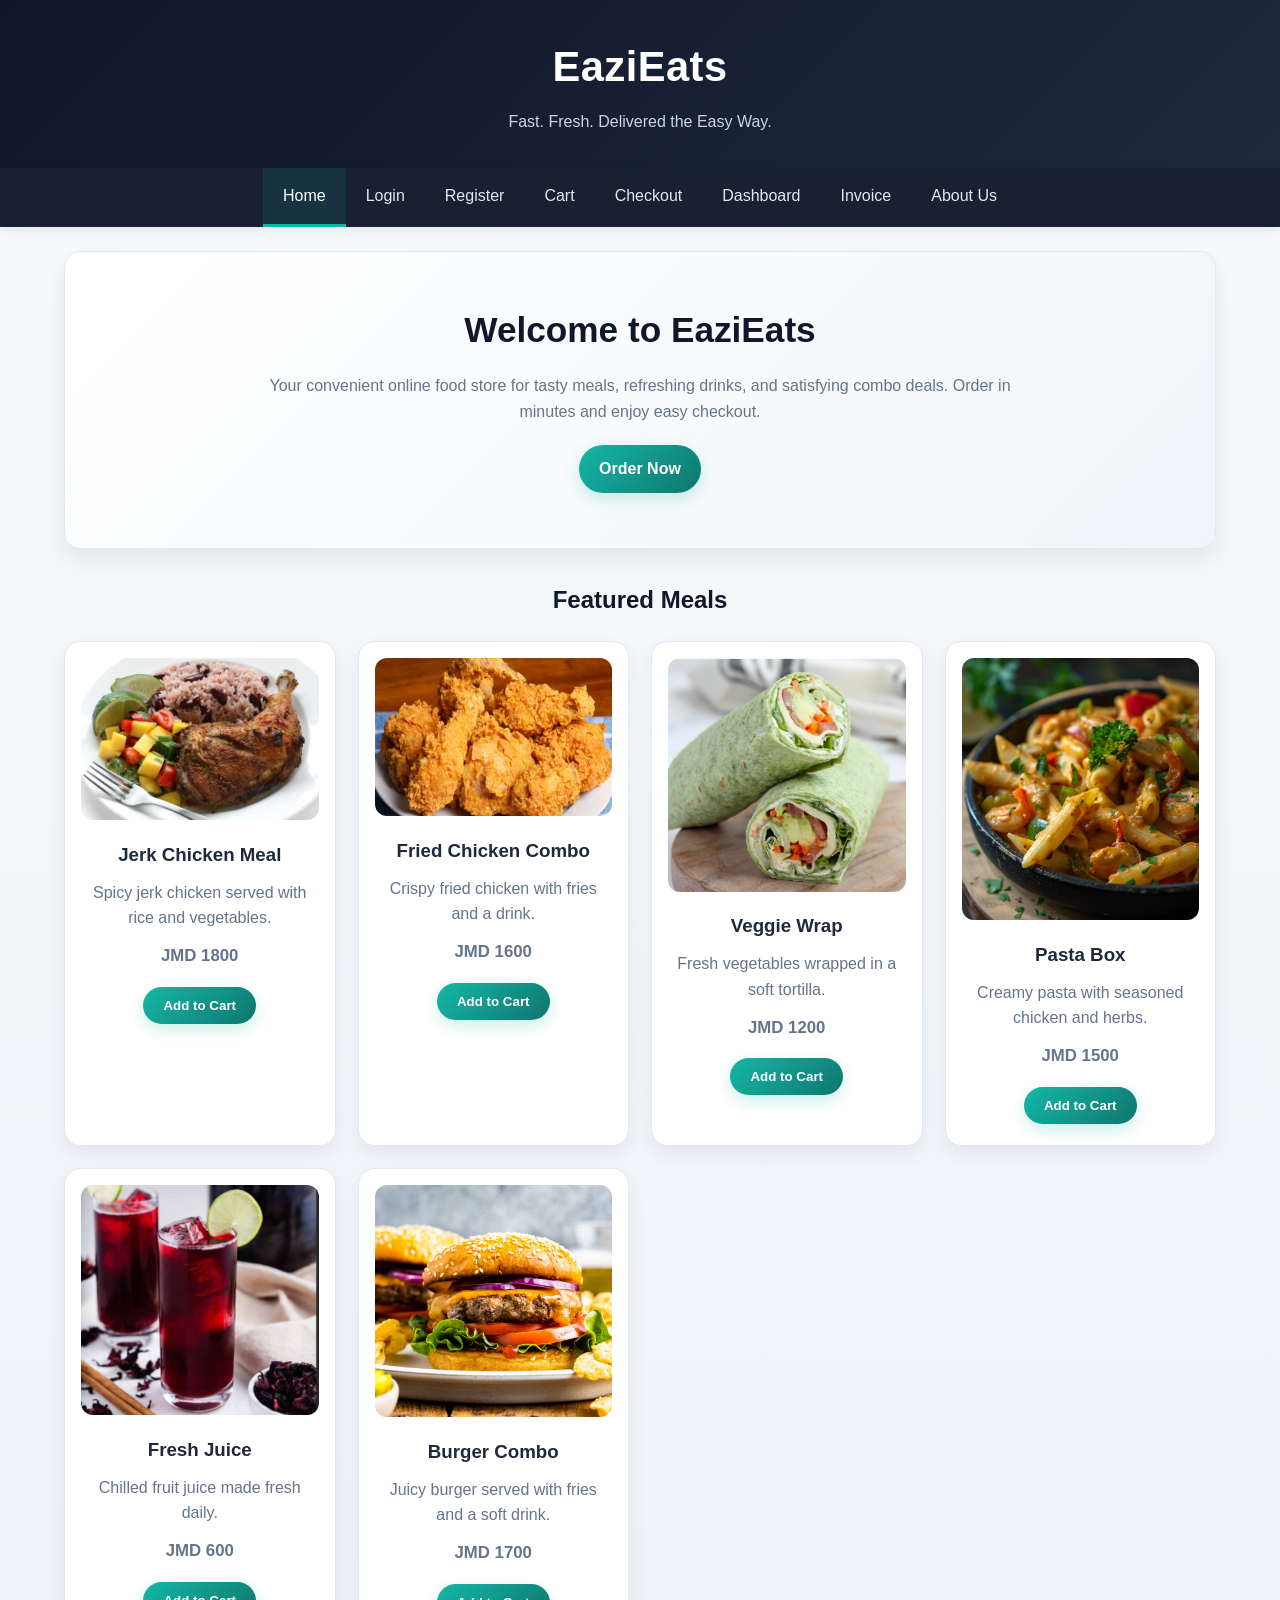
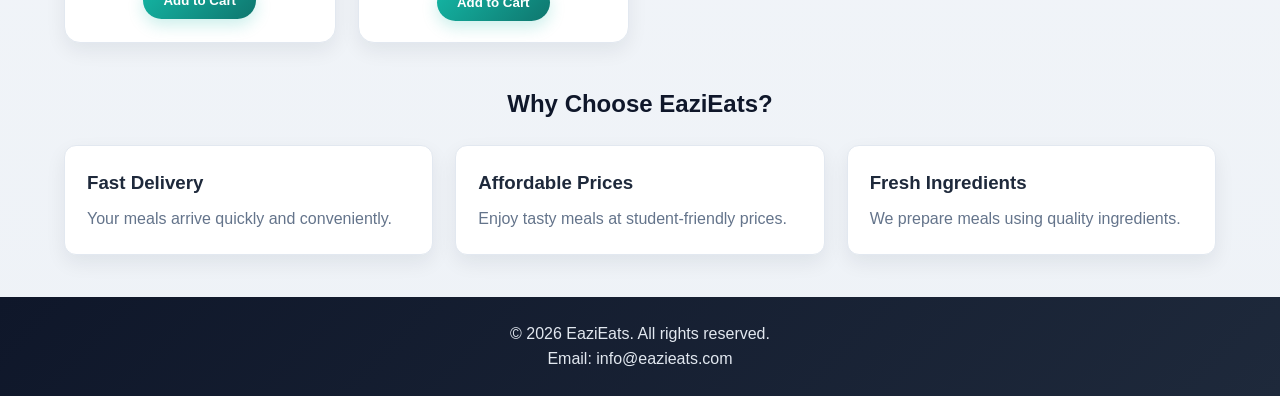
<file: index.html>
<!DOCTYPE html>
<html lang="en">
<head>
  <!-- Meta information for character encoding and responsive design -->
  <meta charset="UTF-8">
  <meta name="viewport" content="width=device-width, initial-scale=1.0">

  <!-- Page title displayed in browser tab -->
  <title>EaziEats | Home</title>

  <!-- External CSS stylesheet -->
  <link rel="stylesheet" href="stylepage.css">
</head>

<body>

  <!-- =========================
       HEADER SECTION
       Displays website name and slogan
  ========================== -->
  <header class="site-header">
    <div class="logo-area">
      <h1>EaziEats</h1>
      <p>Fast. Fresh. Delivered the Easy Way.</p>
    </div>
  </header>

  <!-- =========================
       NAVIGATION BAR
       Provides links to all pages in the website
  ========================== -->
  <nav class="navbar">
    <ul>
      <!-- Active class highlights current page -->
      <li><a href="index.html" class="active">Home</a></li>

      <!-- Navigation links to other pages -->
      <li><a href="login.html">Login</a></li>
      <li><a href="register.html">Register</a></li>
      <li><a href="cart.html">Cart</a></li>
      <li><a href="checkout.html">Checkout</a></li>
      <li><a href="Dashboard.html">Dashboard</a></li>
      <li><a href="invoice.html">Invoice</a></li>
      <li><a href="about.html">About Us</a></li>
    </ul>
  </nav>

  <!-- =========================
       MAIN CONTENT AREA
       Contains all visible page content
  ========================== -->
  <main class="container">

    <!-- =========================
         HERO SECTION
         Introductory section with call-to-action
    ========================== -->
    <section class="hero">
      <div class="hero-text">
        <h2>Welcome to EaziEats</h2>

        <!-- Brief description of the website -->
        <p>
          Your convenient online food store for tasty meals, refreshing drinks,
          and satisfying combo deals. Order in minutes and enjoy easy checkout.
        </p>

        <!-- Button scrolls user to product section -->
        <a href="#products" class="btn">Order Now</a>
      </div>
    </section>

    <!-- =========================
         PRODUCTS SECTION
         Displays available meals/products
    ========================== -->
    <section id="products" class="products-section">
      <h2>Featured Meals</h2>

      <!-- Grid layout for product cards -->
      <div class="product-grid">

        <!-- =========================
             PRODUCT CARD 1
        ========================== -->
        <article class="product-card">
          <img src="jerk_Chicken.jpg" alt="Jerk Chicken Meal">

          <!-- Product name -->
          <h3>Jerk Chicken Meal</h3>

          <!-- Product description -->
          <p>Spicy jerk chicken served with rice and vegetables.</p>

          <!-- Product price -->
          <p class="price">JMD 1800</p>

          <!-- Add to cart button with data attributes -->
          <button class="btn add-cart"
                  data-id="1"
                  data-name="Jerk Chicken Meal"
                  data-price="1800">
            Add to Cart
          </button>
        </article>

        <!-- PRODUCT CARD 2 -->
        <article class="product-card">
          <img src="friedchicken.png" alt="Fried Chicken Combo">
          <h3>Fried Chicken Combo</h3>
          <p>Crispy fried chicken with fries and a drink.</p>
          <p class="price">JMD 1600</p>

          <!-- Data attributes used by JavaScript -->
          <button class="btn add-cart"
                  data-id="2"
                  data-name="Fried Chicken Combo"
                  data-price="1600">
            Add to Cart
          </button>
        </article>

        <!-- PRODUCT CARD 3 -->
        <article class="product-card">
          <img src="vegan.png" alt="Veggie Wrap">
          <h3>Veggie Wrap</h3>
          <p>Fresh vegetables wrapped in a soft tortilla.</p>
          <p class="price">JMD 1200</p>

          <button class="btn add-cart"
                  data-id="3"
                  data-name="Veggie Wrap"
                  data-price="1200">
            Add to Cart
          </button>
        </article>

        <!-- PRODUCT CARD 4 -->
        <article class="product-card">
          <img src="Pasta.png" alt="Pasta Box">
          <h3>Pasta Box</h3>
          <p>Creamy pasta with seasoned chicken and herbs.</p>
          <p class="price">JMD 1500</p>

          <button class="btn add-cart"
                  data-id="4"
                  data-name="Pasta Box"
                  data-price="1500">
            Add to Cart
          </button>
        </article>

        <!-- PRODUCT CARD 5 -->
        <article class="product-card">
          <img src="juice.png" alt="Fresh Juice">
          <h3>Fresh Juice</h3>
          <p>Chilled fruit juice made fresh daily.</p>
          <p class="price">JMD 600</p>

          <button class="btn add-cart"
                  data-id="5"
                  data-name="Fresh Juice"
                  data-price="600">
            Add to Cart
          </button>
        </article>

        <!-- PRODUCT CARD 6 -->
        <article class="product-card">
          <img src="burger.png" alt="Burger Combo">
          <h3>Burger Combo</h3>
          <p>Juicy burger served with fries and a soft drink.</p>
          <p class="price">JMD 1700</p>

          <button class="btn add-cart"
                  data-id="6"
                  data-name="Burger Combo"
                  data-price="1700">
            Add to Cart
          </button>
        </article>

      </div>
    </section>

    <!-- =========================
         FEATURES SECTION
         Highlights key benefits of the service
    ========================== -->
    <section class="features">
      <h2>Why Choose EaziEats?</h2>

      <!-- Grid layout for features -->
      <div class="feature-grid">

        <!-- Feature 1 -->
        <div class="feature-box">
          <h3>Fast Delivery</h3>
          <p>Your meals arrive quickly and conveniently.</p>
        </div>

        <!-- Feature 2 -->
        <div class="feature-box">
          <h3>Affordable Prices</h3>
          <p>Enjoy tasty meals at student-friendly prices.</p>
        </div>

        <!-- Feature 3 -->
        <div class="feature-box">
          <h3>Fresh Ingredients</h3>
          <p>We prepare meals using quality ingredients.</p>
        </div>

      </div>
    </section>

  </main>

  <!-- =========================
       FOOTER SECTION
       Displays copyright and contact info
  ========================== -->
  <footer class="site-footer">
    <p>&copy; 2026 EaziEats. All rights reserved.</p>
    <p>Email: info@eazieats.com</p>
  </footer>

  <!-- =========================
       JAVASCRIPT FILE
       Handles interactivity (e.g., add to cart)
  ========================== -->
  <script src="script.js"></script>

</body>
</html>
</html>
</file>
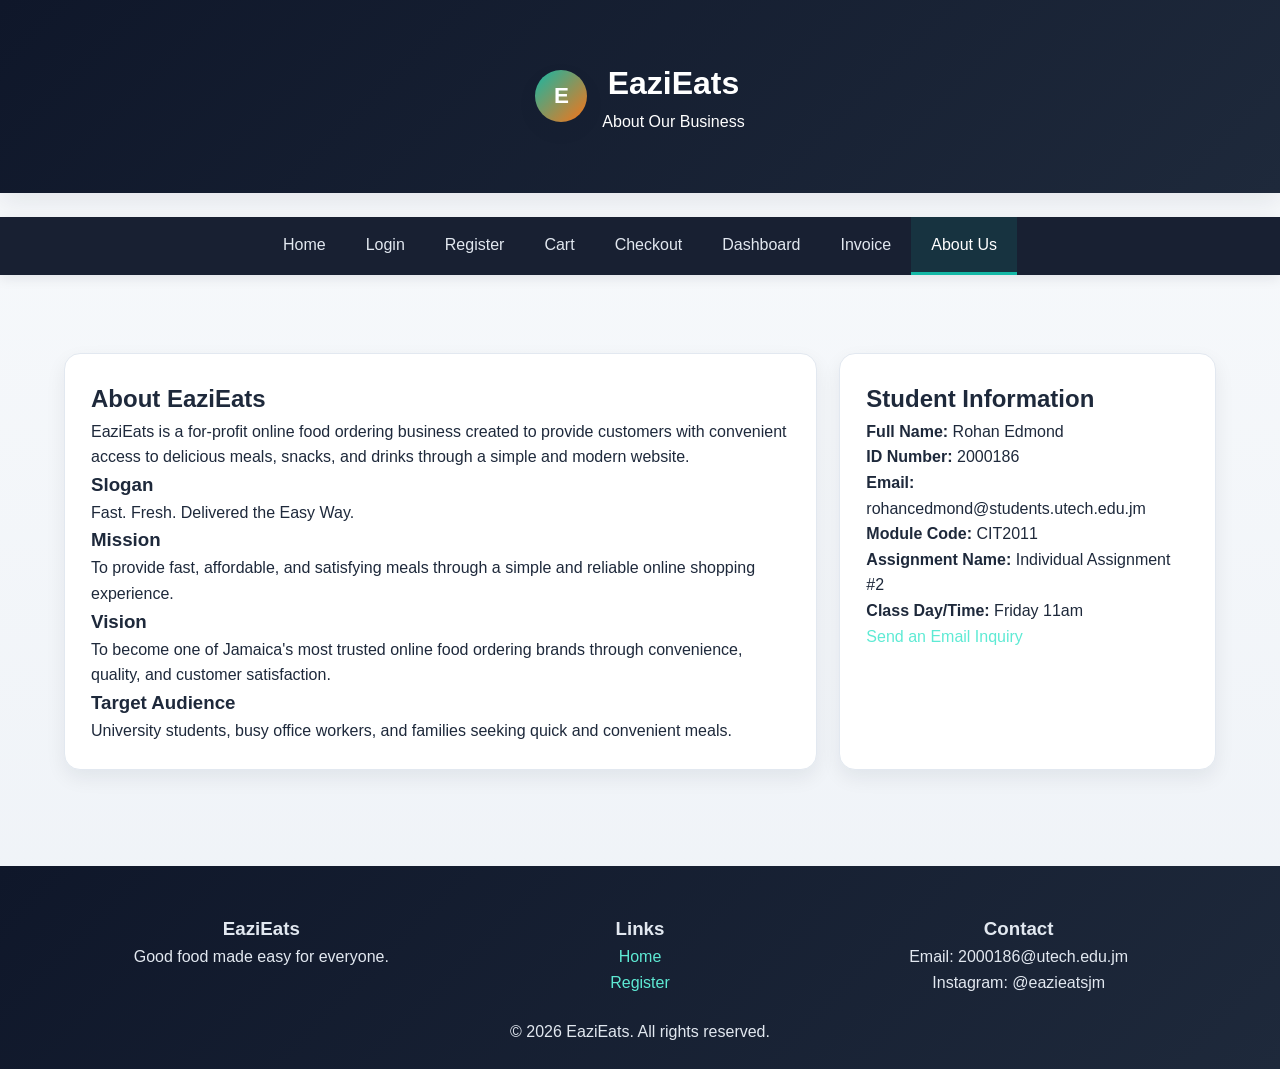
<file: about.html>
<!DOCTYPE html>
<html lang="en">
<head>
  <meta charset="UTF-8">
  <meta name="viewport" content="width=device-width, initial-scale=1.0">
  <title>EaziEats | About Us</title>
  <link rel="stylesheet" href="stylepage.css">
</head>
<body data-page="about">
  <header class="site-header small-header">
    <div class="container header-wrap">
      <div class="brand">
        <div class="logo">E</div>
        <div>
          <h1>EaziEats</h1>
          <p>About Our Business</p>
        </div>
      </div>
    </div>
  </header>

  <nav class="navbar">
    <div class="container">
      <ul>
        <li><a href="index.html">Home</a></li>
        <li><a href="login.html">Login</a></li>
        <li><a href="register.html">Register</a></li>
        <li><a href="cart.html">Cart</a></li>
        <li><a href="checkout.html">Checkout</a></li>
        <li><a href="Dashboard.html">Dashboard</a></li>
        <li><a href="invoice.html">Invoice</a></li>
        <li><a class="active" href="about.html">About Us</a></li>
      </ul>
    </div>
  </nav>

  <main class="page-main">
    <div class="container about-grid">
      <section class="info-card">
        <h2>About EaziEats</h2>
        <p>
          EaziEats is a for-profit online food ordering business created to provide customers
          with convenient access to delicious meals, snacks, and drinks through a simple and modern website.
        </p>
        <h3>Slogan</h3>
        <p>Fast. Fresh. Delivered the Easy Way.</p>
        <h3>Mission</h3>
        <p>To provide fast, affordable, and satisfying meals through a simple and reliable online shopping experience.</p>
        <h3>Vision</h3>
        <p>To become one of Jamaica's most trusted online food ordering brands through convenience, quality, and customer satisfaction.</p>
        <h3>Target Audience</h3>
        <p>University students, busy office workers, and families seeking quick and convenient meals.</p>
      </section>

      <section class="info-card">
        <h2>Student Information</h2>
        <p><strong>Full Name:</strong> Rohan Edmond</p>
        <p><strong>ID Number:</strong> 2000186</p>
        <p><strong>Email:</strong> rohancedmond@students.utech.edu.jm</p>
        <p><strong>Module Code:</strong> CIT2011</p>
        <p><strong>Assignment Name:</strong> Individual Assignment #2</p>
        <p><strong>Class Day/Time:</strong> Friday 11am</p>
        <p>
          <a class="mail-link" href="mailto:rohancedmond@students.utech.edu.jm?subject=EaziEats Customer Inquiry">
            Send an Email Inquiry
          </a>
        </p>
      </section>
    </div>
  </main>

  <footer class="site-footer">
    <div class="container footer-grid">
      <div>
        <h3>EaziEats</h3>
        <p>Good food made easy for everyone.</p>
      </div>
      <div>
        <h3>Links</h3>
        <p><a href="index.html">Home</a></p>
        <p><a href="register.html">Register</a></p>
      </div>
      <div>
        <h3>Contact</h3>
        <p>Email: 2000186@utech.edu.jm</p>
        <p>Instagram: @eazieatsjm</p>
      </div>
    </div>
    <p class="copyright">&copy; 2026 EaziEats. All rights reserved.</p>
  </footer>

 <script src="script.js"></script>
</body>
</html>
</file>
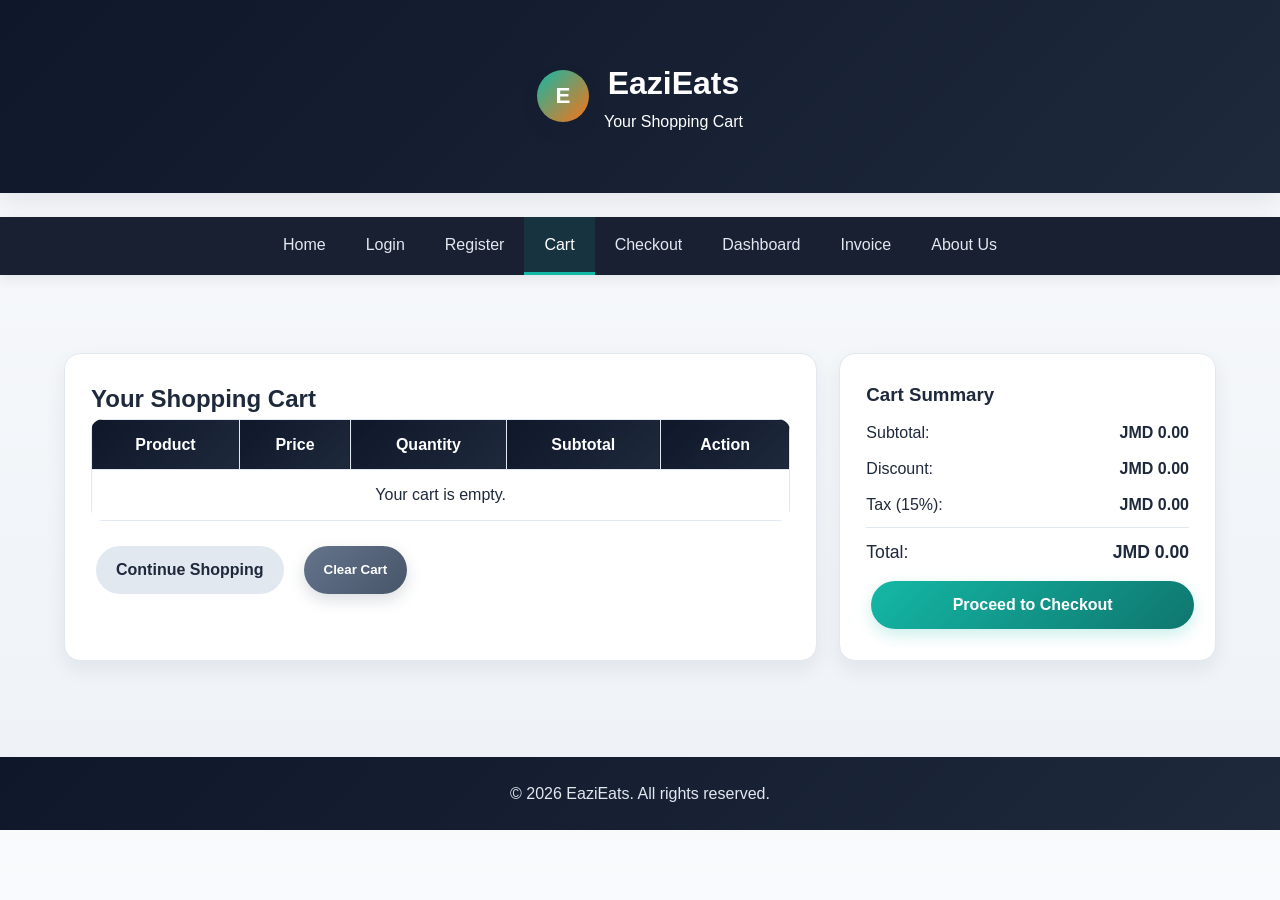
<file: cart.html>
<!DOCTYPE html>
<html lang="en">
<head>
  <meta charset="UTF-8">
  <meta name="viewport" content="width=device-width, initial-scale=1.0">
  <title>EaziEats | Cart</title>
  <link rel="stylesheet" href="stylepage.css">
</head>
<body data-page="cart">
  <header class="site-header small-header">
    <div class="container header-wrap">
      <div class="brand">
        <div class="logo">E</div>
        <div>
          <h1>EaziEats</h1>
          <p>Your Shopping Cart</p>
        </div>
      </div>
    </div>
  </header>

  <nav class="navbar">
    <div class="container">
      <ul>
        <li><a href="index.html">Home</a></li>
        <li><a href="login.html">Login</a></li>
        <li><a href="register.html">Register</a></li>
        <li><a class="active" href="cart.html">Cart</a></li>
        <li><a href="checkout.html">Checkout</a></li>
        <li><a href="Dashboard.html">Dashboard</a></li>
        <li><a href="invoice.html">Invoice</a></li>
        <li><a href="about.html">About Us</a></li>
      </ul>
    </div>
  </nav>

  <main class="page-main">
    <div class="container cart-layout">
      <section class="cart-table-card">
        <h2>Your Shopping Cart</h2>
        <div class="table-wrap">
          <table class="cart-table">
            <thead>
              <tr>
                <th>Product</th>
                <th>Price</th>
                <th>Quantity</th>
                <th>Subtotal</th>
                <th>Action</th>
              </tr>
            </thead>
            <tbody id="cartTableBody"></tbody>
          </table>
        </div>
        <div class="button-group top-gap">
          <a href="index.html" class="btn btn-light">Continue Shopping</a>
          <button id="clearCartBtn" class="btn btn-secondary" type="button">Clear Cart</button>
        </div>
      </section>

      <aside class="summary-card">
        <h3>Cart Summary</h3>
        <p><span>Subtotal:</span> <strong id="cartSubtotal">JMD 0.00</strong></p>
        <p><span>Discount:</span> <strong id="cartDiscount">JMD 0.00</strong></p>
        <p><span>Tax (15%):</span> <strong id="cartTax">JMD 0.00</strong></p>
        <p class="grand-total"><span>Total:</span> <strong id="cartTotal">JMD 0.00</strong></p>
        <a href="checkout.html" class="btn full-width">Proceed to Checkout</a>
      </aside>
    </div>
  </main>

  <footer class="site-footer simple-footer">
    <p class="copyright">&copy; 2026 EaziEats. All rights reserved.</p>
  </footer>

  <script src="script.js"></script>
</body>
</html>
</file>
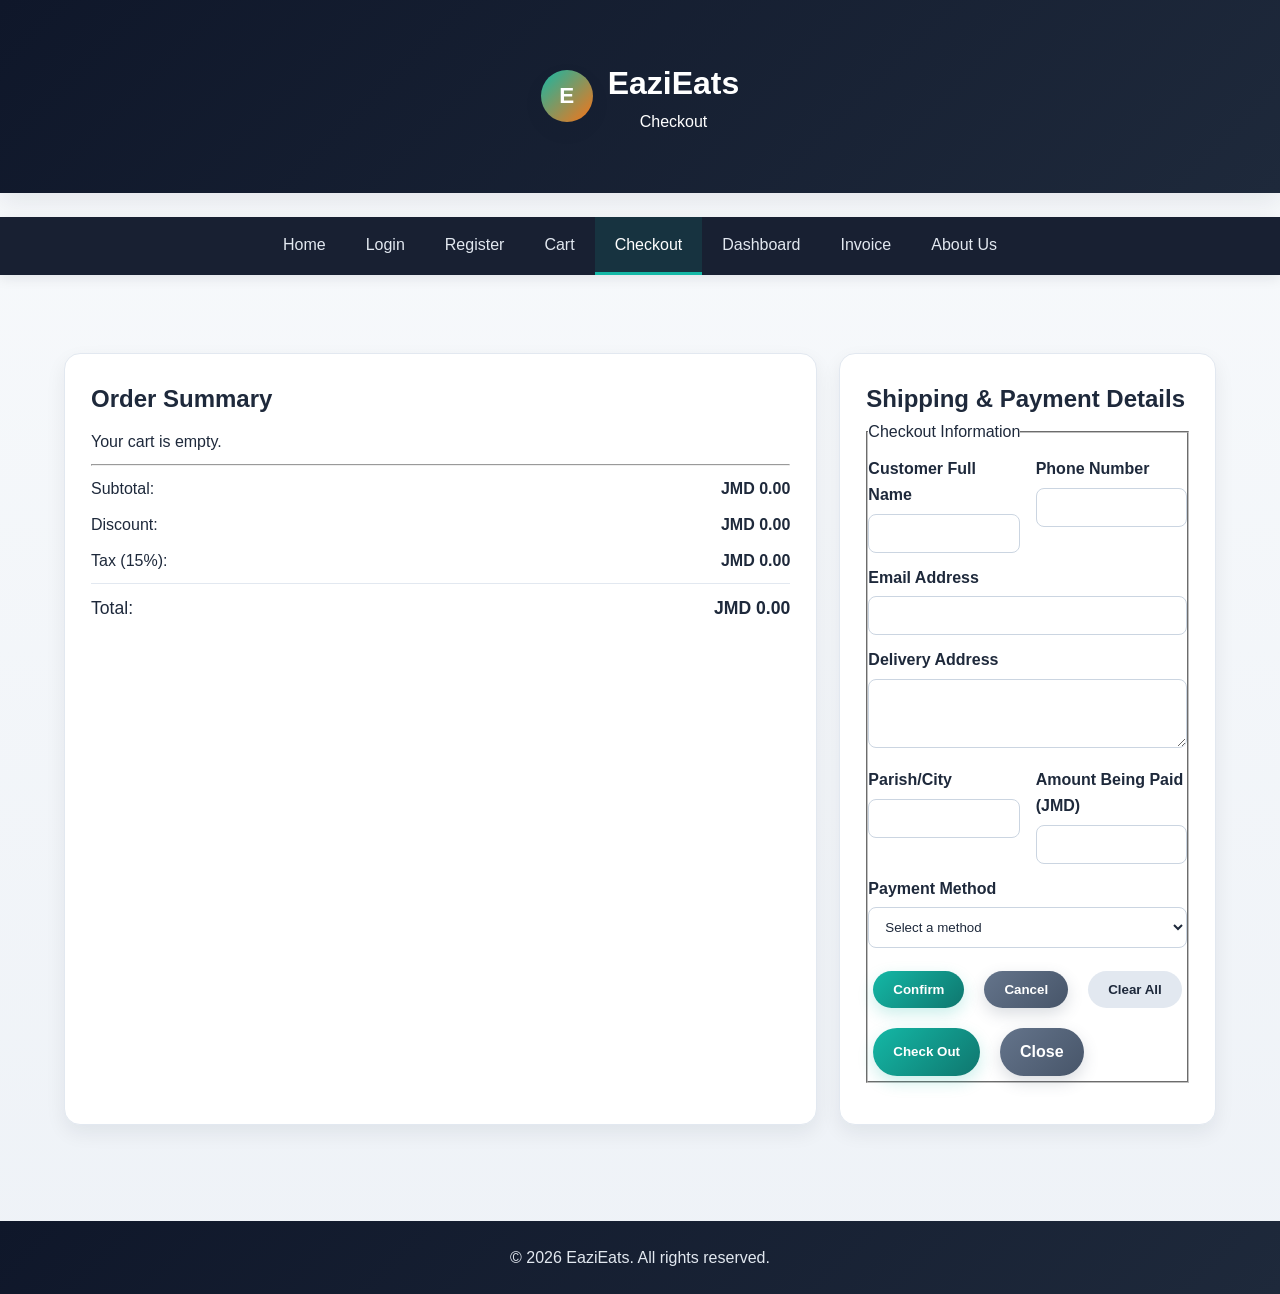
<file: checkout.html>
<!DOCTYPE html>
<html lang="en">
<head>
  <meta charset="UTF-8">
  <meta name="viewport" content="width=device-width, initial-scale=1.0">
  <title>EaziEats | Checkout</title>
  <link rel="stylesheet" href="stylepage.css">
</head>
<body data-page="checkout">
  <header class="site-header small-header">
    <div class="container header-wrap">
      <div class="brand">
        <div class="logo">E</div>
        <div>
          <h1 class="header_logoText">EaziEats</h1>
          <p>Checkout</p>
        </div>
      </div>
    </div>
  </header>

  <nav class="navbar">
    <div class="container">
      <ul>
        <li><a href="index.html">Home</a></li>
        <li><a href="login.html">Login</a></li>
        <li><a href="register.html">Register</a></li>
        <li><a href="cart.html">Cart</a></li>
        <li><a class="active" href="checkout.html">Checkout</a></li>
        <li><a href="Dashboard.html">Dashboard</a></li>
        <li><a href="invoice.html">Invoice</a></li>
        <li><a href="about.html">About Us</a></li>
      </ul>
    </div>
  </nav>

  <main class="page-main">
    <div class="container checkout-layout">
      <section class="summary-card">
        <h2>Order Summary</h2>
        <div id="checkoutItems" class="checkout-items"></div>
        <hr>
        <p><span>Subtotal:</span> <strong id="checkoutSubtotal">JMD 0.00</strong></p>
        <p><span>Discount:</span> <strong id="checkoutDiscount">JMD 0.00</strong></p>
        <p><span>Tax (15%):</span> <strong id="checkoutTax">JMD 0.00</strong></p>
        <p class="grand-total"><span>Total:</span> <strong id="checkoutTotal">JMD 0.00</strong></p>
      </section>

      <section class="form-card wide-card">
        <h2>Shipping & Payment Details</h2>
        <form id="checkoutForm">
  <fieldset>
    <legend>Checkout Information</legend>

    <div class="two-column">
      <div>
        <label for="customerName">Customer Full Name</label>
        <input type="text" id="customerName" required>
      </div>
      <div>
        <label for="checkoutPhone">Phone Number</label>
        <input type="tel" id="checkoutPhone" required>
      </div>
    </div>

    <label for="checkoutEmail">Email Address</label>
    <input type="email" id="checkoutEmail" required>

    <label for="address">Delivery Address</label>
    <textarea id="address" rows="3" required></textarea>

    <div class="two-column">
      <div>
        <label for="parish">Parish/City</label>
        <input type="text" id="parish" required>
      </div>
      <div>
        <label for="amountPaid">Amount Being Paid (JMD)</label>
        <input type="number" id="amountPaid" min="0" step="0.01" required>
      </div>
    </div>

    <label for="paymentMethod">Payment Method</label>
    <select id="paymentMethod" required>
      <option value="">Select a method</option>
      <option>Cash on Delivery</option>
      <option>Debit Card</option>
      <option>Credit Card</option>
      <option>Online Transfer</option>
    </select>

    <div class="button-group multi-line">
      <button type="button" id="confirmBtn" class="btn">Confirm</button>
      <button type="button" id="cancelBtn" class="btn btn-secondary">Cancel</button>
      <button type="reset" id="clearAllBtn" class="btn btn-light">Clear All</button>
      <button type="submit" class="btn">Check Out</button>
      <a href="index.html" class="btn btn-secondary">Close</a>
    </div>
  </fieldset>
</form>
        <p id="checkoutMessage" class="message"></p>
      </section>
    </div>
  </main>

  <footer class="site-footer simple-footer">
    <p class="copyright">&copy; 2026 EaziEats. All rights reserved.</p>
  </footer>

 <script src="script.js"></script>
</body>
</html>
</file>
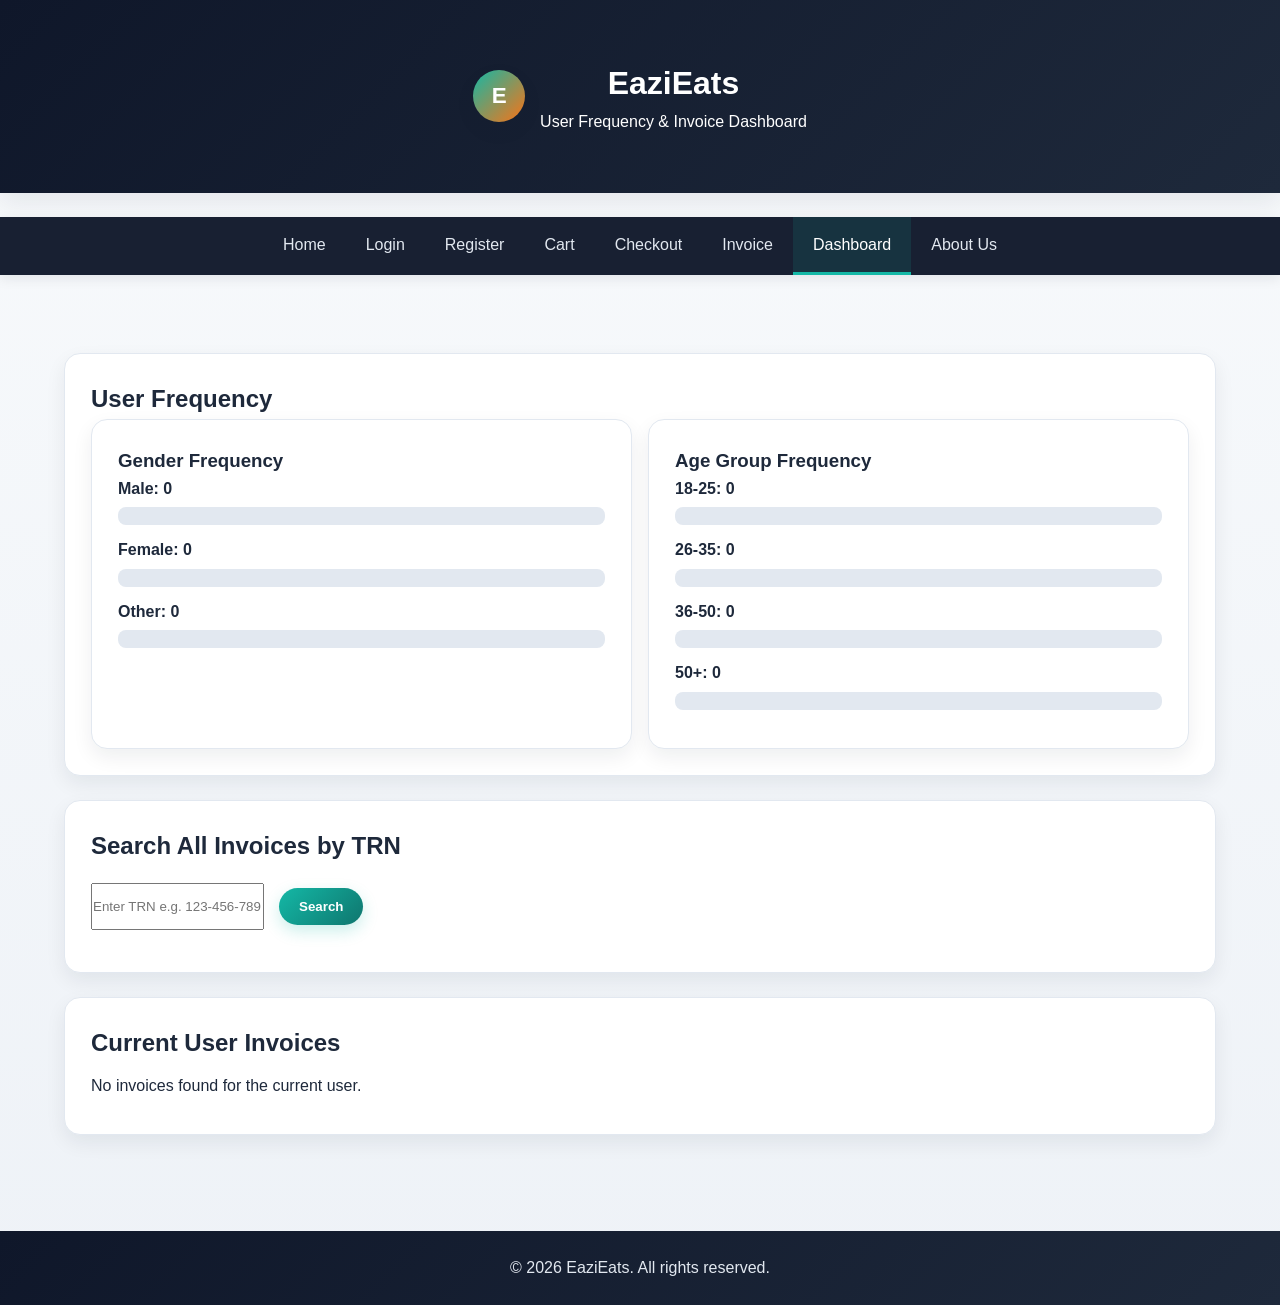
<file: Dashboard.html>
<!DOCTYPE html>
<html lang="en">
<head>
  <meta charset="UTF-8">
  <meta name="viewport" content="width=device-width, initial-scale=1.0">
  <title>EaziEats | Dashboard</title>
  <link rel="stylesheet" href="stylepage.css">
</head>
<body data-page="dashboard">
  <header class="site-header small-header">
    <div class="container header-wrap">
      <div class="brand">
        <div class="logo">E</div>
        <div>
          <h1>EaziEats</h1>
          <p>User Frequency & Invoice Dashboard</p>
        </div>
      </div>
    </div>
  </header>

  <nav class="navbar">
    <div class="container">
      <ul>
        <li><a href="index.html">Home</a></li>
        <li><a href="login.html">Login</a></li>
        <li><a href="register.html">Register</a></li>
        <li><a href="cart.html">Cart</a></li>
        <li><a href="checkout.html">Checkout</a></li>
        <li><a href="invoice.html">Invoice</a></li>
        <li><a class="active" href="dashboard.html">Dashboard</a></li>
        <li><a href="about.html">About Us</a></li>
      </ul>
    </div>
  </nav>

  <main class="page-main">
    <div class="container">
      <section class="summary-card">
        <h2>User Frequency</h2>
        <div class="two-column">
          <div class="info-card">
            <h3>Gender Frequency</h3>
            <div id="genderFrequency"></div>
          </div>
          <div class="info-card">
            <h3>Age Group Frequency</h3>
            <div id="ageFrequency"></div>
          </div>
        </div>
      </section>

      <section class="summary-card" style="margin-top: 24px;">
        <h2>Search All Invoices by TRN</h2>
        <div class="button-group">
          <input type="text" id="searchTrn" placeholder="Enter TRN e.g. 123-456-789">
          <button type="button" id="searchInvoiceBtn" class="btn">Search</button>
        </div>
        <div id="invoiceSearchResults" style="margin-top: 16px;"></div>
      </section>

      <section class="summary-card" style="margin-top: 24px;">
        <h2>Current User Invoices</h2>
        <div id="currentUserInvoices"></div>
      </section>
    </div>
  </main>

  <footer class="site-footer simple-footer">
    <p class="copyright">&copy; 2026 EaziEats. All rights reserved.</p>
  </footer>

  <script src="script.js"></script>
</body>
</html>
</file>
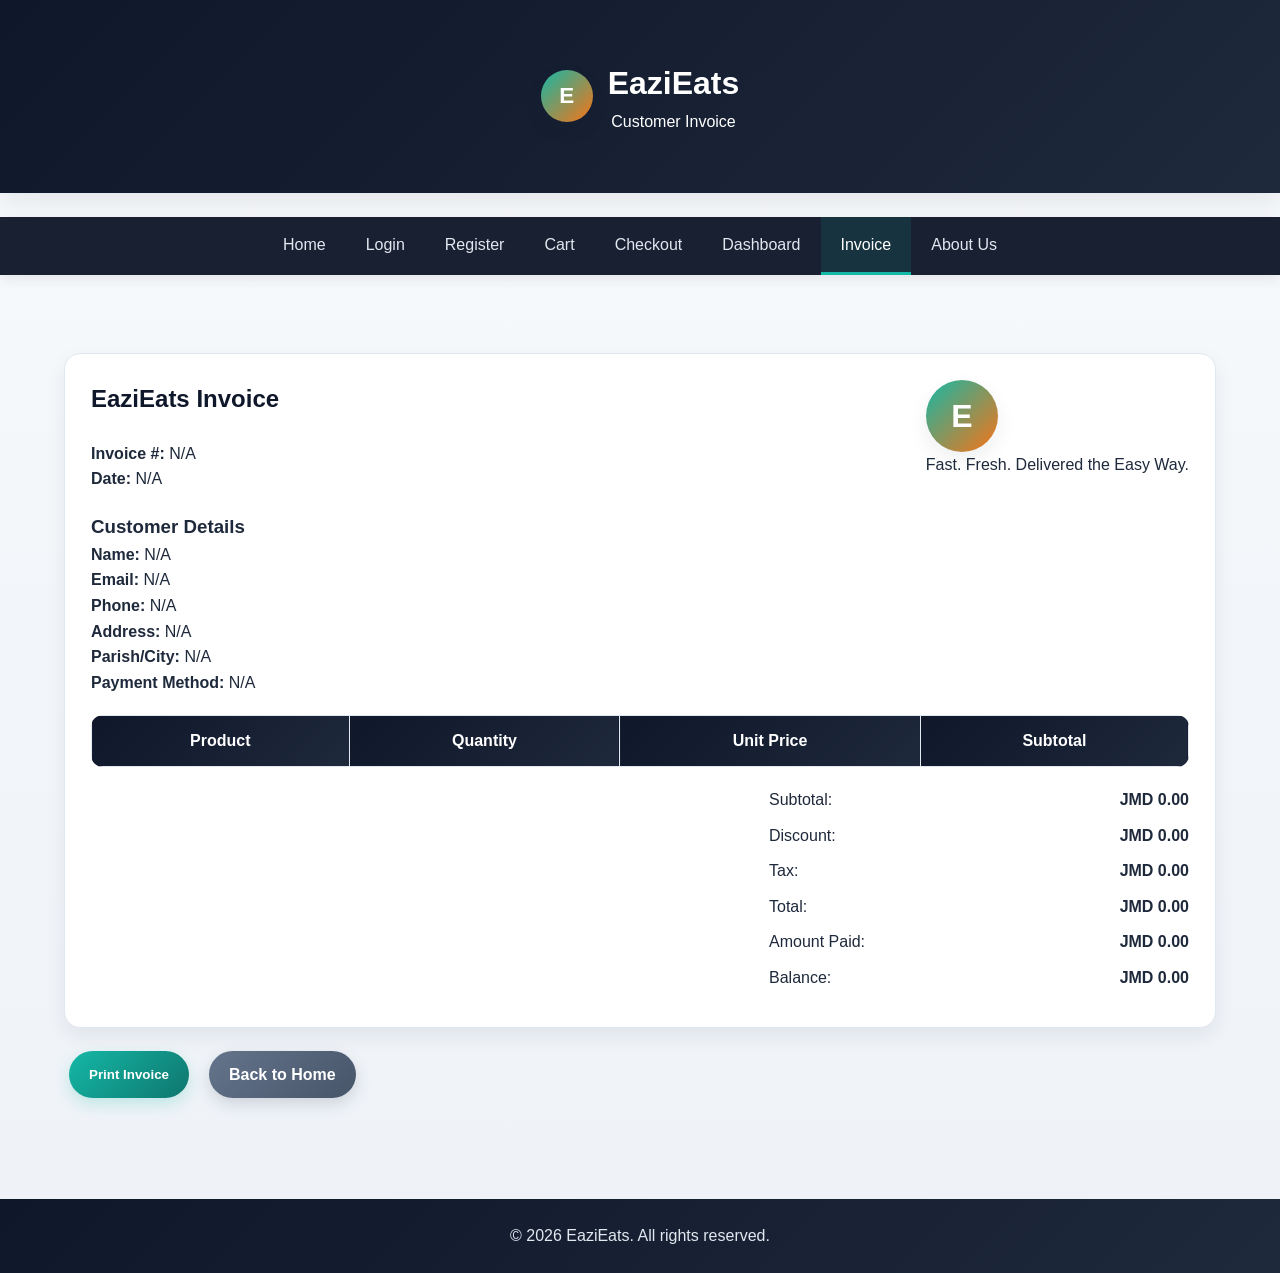
<file: invoice.html>
<!DOCTYPE html>
<html lang="en">
<head>
  <meta charset="UTF-8">
  <meta name="viewport" content="width=device-width, initial-scale=1.0">
  <title>EaziEats | Invoice</title>
  <link rel="stylesheet" href="stylepage.css">
</head>
<body data-page="invoice">
  <header class="site-header small-header">
    <div class="container header-wrap">
      <div class="brand">
        <div class="logo">E</div>
        <div>
          <h1 class="header_logoText">EaziEats</h1>
          <p>Customer Invoice</p>
        </div>
      </div>
    </div>
  </header>

  <nav class="navbar">
    <div class="container">
      <ul>
        <li><a href="index.html">Home</a></li>
        <li><a href="login.html">Login</a></li>
        <li><a href="register.html">Register</a></li>
        <li><a href="cart.html">Cart</a></li>
        <li><a href="checkout.html">Checkout</a></li>
        <li><a href="Dashboard.html">Dashboard</a></li>
        <li><a class="active" href="invoice.html">Invoice</a></li>
        <li><a href="about.html">About Us</a></li>
      </ul>
    </div>
  </nav>

  <main class="page-main">
    <div class="container">
      <section class="invoice-card" id="invoiceArea">
        <div class="invoice-header">
          <div>
            <h2>EaziEats Invoice</h2>
            <p><strong>Invoice #:</strong> <span id="invoiceNumber">N/A</span></p>
            <p><strong>Date:</strong> <span id="invoiceDate">N/A</span></p>
          </div>
          <div class="invoice-brand">
            <div class="logo large-logo">E</div>
            <p>Fast. Fresh. Delivered the Easy Way.</p>
          </div>
        </div>

        <div class="invoice-customer">
          <h3>Customer Details</h3>
          <p><strong>Name:</strong> <span id="invoiceName">N/A</span></p>
          <p><strong>Email:</strong> <span id="invoiceEmail">N/A</span></p>
          <p><strong>Phone:</strong> <span id="invoicePhone">N/A</span></p>
          <p><strong>Address:</strong> <span id="invoiceAddress">N/A</span></p>
          <p><strong>Parish/City:</strong> <span id="invoiceParish">N/A</span></p>
          <p><strong>Payment Method:</strong> <span id="invoicePaymentMethod">N/A</span></p>
        </div>

        <div class="table-wrap">
          <table class="cart-table">
            <thead>
              <tr>
                <th>Product</th>
                <th>Quantity</th>
                <th>Unit Price</th>
                <th>Subtotal</th>
              </tr>
            </thead>
            <tbody id="invoiceItems"></tbody>
          </table>
        </div>

        <div class="invoice-totals">
          <p><span>Subtotal:</span> <strong id="invoiceSubtotal">JMD 0.00</strong></p>
          <p><span>Discount:</span> <strong id="invoiceDiscount">JMD 0.00</strong></p>
          <p><span>Tax:</span> <strong id="invoiceTax">JMD 0.00</strong></p>
          <p><span>Total:</span> <strong id="invoiceTotal">JMD 0.00</strong></p>
          <p><span>Amount Paid:</span> <strong id="invoiceAmountPaid">JMD 0.00</strong></p>
          <p><span>Balance:</span> <strong id="invoiceBalance">JMD 0.00</strong></p>
        </div>
      </section>

      <div class="button-group top-gap">
        <button class="btn" id="printInvoiceBtn" type="button">Print Invoice</button>
        <a class="btn btn-secondary" href="index.html">Back to Home</a>
      </div>
    </div>
  </main>

  <footer class="site-footer simple-footer">
    <p class="copyright">&copy; 2026 EaziEats. All rights reserved.</p>
  </footer>

  <script src="script.js"></script>
</body>
</html>
</file>
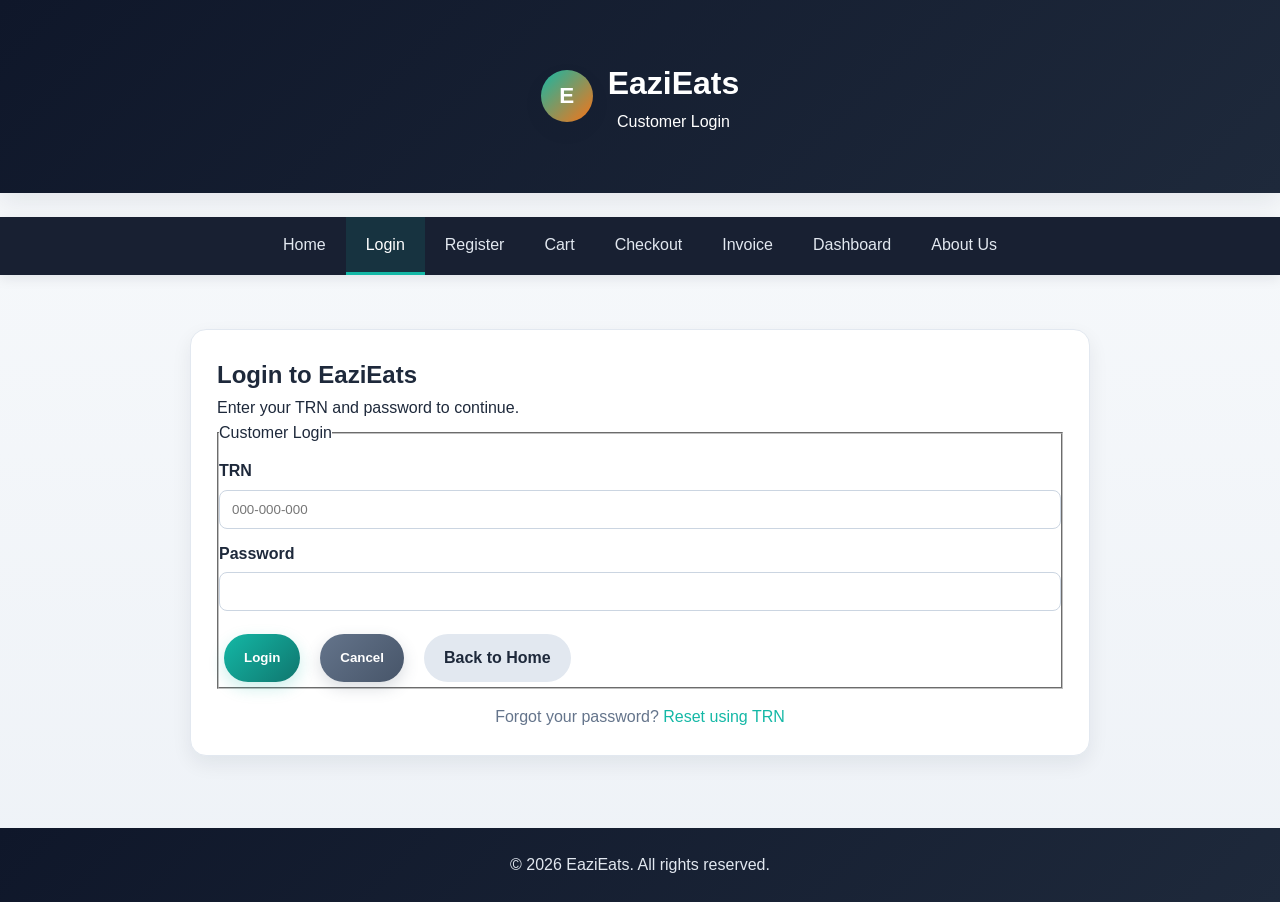
<file: login.html>
<!DOCTYPE html>
<html lang="en">
<head>
  <meta charset="UTF-8">
  <meta name="viewport" content="width=device-width, initial-scale=1.0">
  <title>EaziEats | Login</title>
  <link rel="stylesheet" href="stylepage.css">
</head>
<body data-page="login">
  <header class="site-header small-header">
    <div class="container header-wrap">
      <div class="brand">
        <div class="logo">E</div>
        <div>
          <h1>EaziEats</h1>
          <p>Customer Login</p>
        </div>
      </div>
    </div>
  </header>

  <nav class="navbar">
    <div class="container">
      <ul>
        <li><a href="index.html">Home</a></li>
        <li><a class="active" href="login.html">Login</a></li>
        <li><a href="register.html">Register</a></li>
        <li><a href="cart.html">Cart</a></li>
        <li><a href="checkout.html">Checkout</a></li>
        <li><a href="invoice.html">Invoice</a></li>
        <li><a href="Dashboard.html">Dashboard</a></li>
        <li><a href="about.html">About Us</a></li>
      </ul>
    </div>
  </nav>

  <main class="page-main">
    <div class="container form-container">
      <section class="form-card">
        <h2>Login to EaziEats</h2>
        <p>Enter your TRN and password to continue.</p>

        <form id="loginForm">
          <fieldset>
            <legend>Customer Login</legend>

            <label for="loginTrn">TRN</label>
            <input type="text" id="loginTrn" placeholder="000-000-000" required>

            <label for="loginPassword">Password</label>
            <input type="password" id="loginPassword" required>

            <div class="button-group">
              <button type="submit" class="btn">Login</button>
              <button type="reset" class="btn btn-secondary">Cancel</button>
              <a class="btn btn-light" href="index.html">Back to Home</a>
            </div>
          </fieldset>
        </form>

        <p id="loginMessage" class="message"></p>
        <p class="small-text">
          Forgot your password?
          <a href="#" id="resetPasswordLink">Reset using TRN</a>
        </p>
      </section>
    </div>
  </main>

  <footer class="site-footer simple-footer">
    <p class="copyright">&copy; 2026 EaziEats. All rights reserved.</p>
  </footer>

  <script src="script.js"></script>
</body>
</html>
</file>
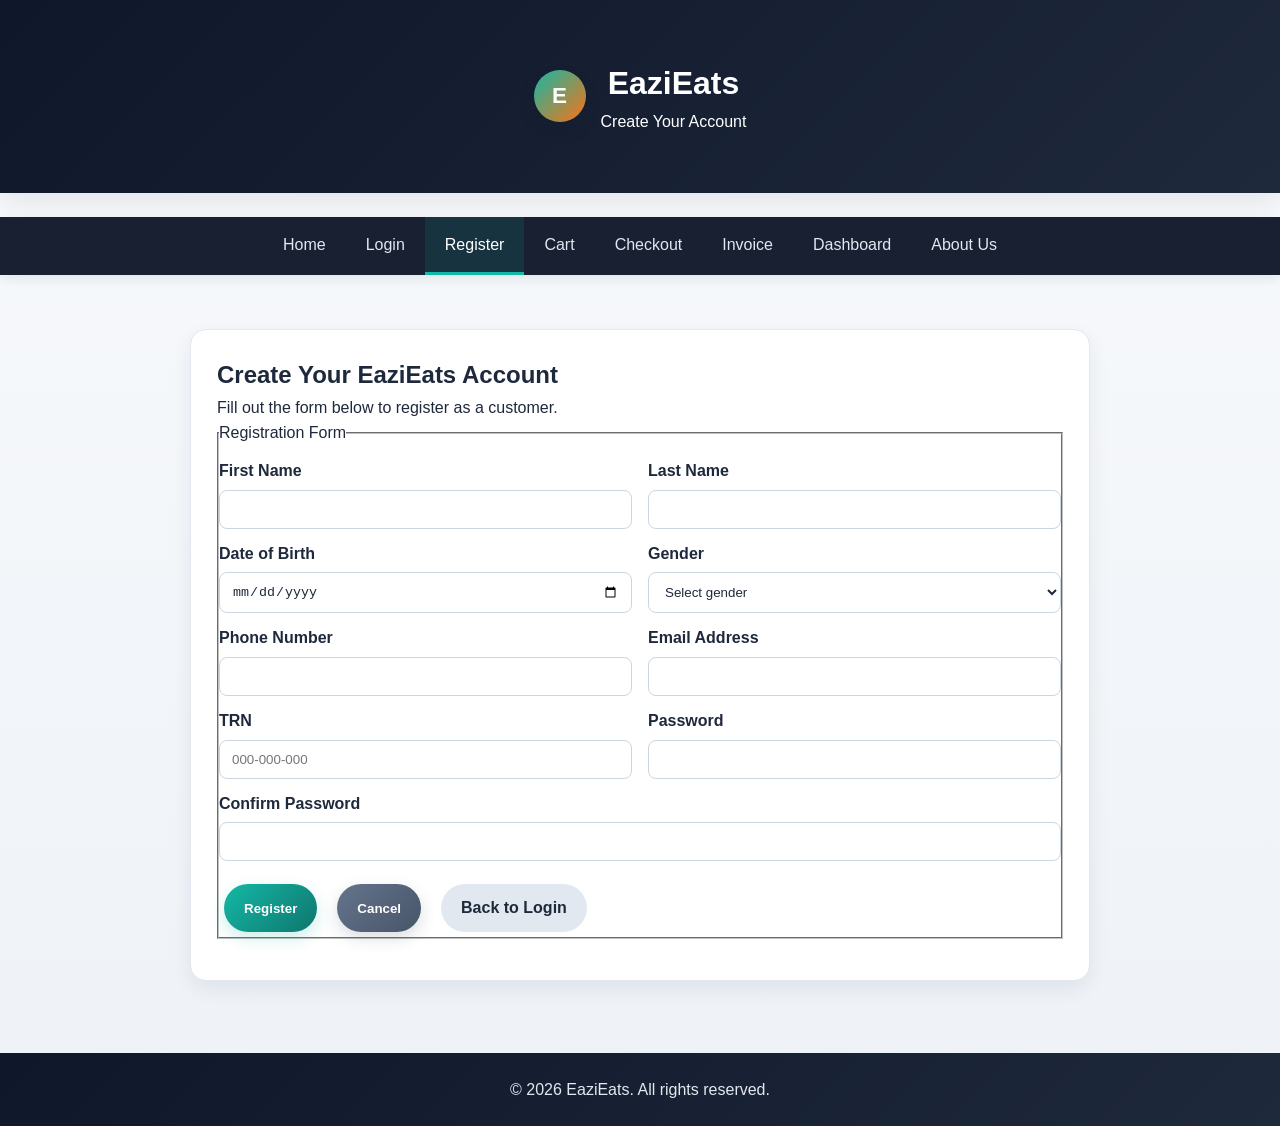
<file: register.html>
<!DOCTYPE html>
<html lang="en">
<head>
  <meta charset="UTF-8">
  <meta name="viewport" content="width=device-width, initial-scale=1.0">
  <title>EaziEats | Register</title>
  <link rel="stylesheet" href="stylepage.css">
</head>
<body data-page="register">
  <header class="site-header small-header">
    <div class="container header-wrap">
      <div class="brand">
        <div class="logo">E</div>
        <div>
          <h1>EaziEats</h1>
          <p>Create Your Account</p>
        </div>
      </div>
    </div>
  </header>

  <nav class="navbar">
    <div class="container">
      <ul>
        <li><a href="index.html">Home</a></li>
        <li><a href="login.html">Login</a></li>
        <li><a class="active" href="register.html">Register</a></li>
        <li><a href="cart.html">Cart</a></li>
        <li><a href="checkout.html">Checkout</a></li>
        <li><a href="invoice.html">Invoice</a></li>
        <li><a href="Dashboard.html">Dashboard</a></li>
        <li><a href="about.html">About Us</a></li>
      </ul>
    </div>
  </nav>

  <main class="page-main">
    <div class="container form-container">
      <section class="form-card wide-card">
        <h2>Create Your EaziEats Account</h2>
        <p>Fill out the form below to register as a customer.</p>

        <form id="registerForm">
          <fieldset>
            <legend>Registration Form</legend>

            <div class="two-column">
              <div>
                <label for="firstName">First Name</label>
                <input type="text" id="firstName" required>
              </div>
              <div>
                <label for="lastName">Last Name</label>
                <input type="text" id="lastName" required>
              </div>
            </div>

            <div class="two-column">
              <div>
                <label for="dob">Date of Birth</label>
                <input type="date" id="dob" required>
              </div>
              <div>
                <label for="gender">Gender</label>
                <select id="gender" required>
                  <option value="">Select gender</option>
                  <option value="Male">Male</option>
                  <option value="Female">Female</option>
                  <option value="Other">Other</option>
                </select>
              </div>
            </div>

            <div class="two-column">
              <div>
                <label for="phone">Phone Number</label>
                <input type="tel" id="phone" required>
              </div>
              <div>
                <label for="email">Email Address</label>
                <input type="email" id="email" required>
              </div>
            </div>

            <div class="two-column">
              <div>
                <label for="trn">TRN</label>
                <input type="text" id="trn" placeholder="000-000-000" required>
              </div>
              <div>
                <label for="password">Password</label>
                <input type="password" id="password" required>
              </div>
            </div>

            <label for="confirmPassword">Confirm Password</label>
            <input type="password" id="confirmPassword" required>

            <div class="button-group">
              <button type="submit" class="btn">Register</button>
              <button type="reset" class="btn btn-secondary">Cancel</button>
              <a class="btn btn-light" href="login.html">Back to Login</a>
            </div>
          </fieldset>
        </form>

        <p id="registerMessage" class="message"></p>
      </section>
    </div>
  </main>

  <footer class="site-footer simple-footer">
    <p class="copyright">&copy; 2026 EaziEats. All rights reserved.</p>
  </footer>

  <script src="script.js"></script>
</body>
</html>
</file>
<file: stylepage.css>
/* =========================
   COLOR SYSTEM
========================= */
:root {
  --primary-dark: #0f172a;
  --secondary-dark: #1e293b;
  --accent-main: #14b8a6;
  --accent-hover: #0f766e;
  --accent-alt: #f97316;
  --accent-alt-hover: #ea580c;
  --bg-main: #f8fafc;
  --bg-soft: #eef2f7;
  --card-bg: #ffffff;
  --text-main: #1e293b;
  --text-muted: #64748b;
  --border-light: #e2e8f0;
  --danger: #dc2626;
  --danger-hover: #b91c1c;
  --light-btn: #e2e8f0;
  --light-btn-hover: #cbd5e1;
  --shadow-soft: 0 10px 25px rgba(15, 23, 42, 0.08);
  --shadow-card: 0 8px 20px rgba(15, 23, 42, 0.07);
  --radius-lg: 16px;
  --radius-md: 12px;
  --radius-sm: 8px;
}

/* =========================
   GENERAL RESET
========================= */
* {
  margin: 0;
  padding: 0;
  box-sizing: border-box;
}

/* =========================
   BODY
========================= */
body {
  font-family: Arial, sans-serif;
  background: linear-gradient(180deg, #f8fafc 0%, #eef2f7 100%);
  color: var(--text-main);
  line-height: 1.6;
}

/* =========================
   LAYOUT
========================= */
.container {
  width: 90%;
  max-width: 1200px;
  margin: 24px auto;
}

.page-main {
  padding: 30px 0;
}

/* =========================
   HEADER
========================= */
.site-header {
  background: linear-gradient(135deg, var(--primary-dark), var(--secondary-dark));
  color: white;
  text-align: center;
  padding: 34px 20px;
  box-shadow: var(--shadow-soft);
}

.logo-area h1 {
  font-size: 2.6rem;
  margin-bottom: 8px;
  letter-spacing: 0.5px;
}

.logo-area p {
  color: #cbd5e1;
}

.header-wrap,
.brand {
  display: flex;
  align-items: center;
  gap: 15px;
}

.header-wrap {
  justify-content: center;
}

.logo {
  width: 52px;
  height: 52px;
  border-radius: 50%;
  background: linear-gradient(135deg, var(--accent-main), var(--accent-alt));
  color: white;
  display: grid;
  place-items: center;
  font-weight: bold;
  font-size: 1.4rem;
  box-shadow: var(--shadow-card);
}

.large-logo {
  width: 72px;
  height: 72px;
  font-size: 2rem;
}

/* =========================
   NAVIGATION
========================= */
.navbar,
.site-nav {
  background-color: rgba(15, 23, 42, 0.96);
  backdrop-filter: blur(8px);
  box-shadow: 0 4px 12px rgba(15, 23, 42, 0.08);
}

.navbar ul,
.site-nav ul {
  display: flex;
  flex-wrap: wrap;
  list-style: none;
  justify-content: center;
}

.navbar a,
.site-nav a {
  display: block;
  color: #e2e8f0;
  text-decoration: none;
  padding: 15px 20px;
  transition: background 0.25s ease, color 0.25s ease;
  border-bottom: 3px solid transparent;
}

.navbar a:hover,
.navbar a.active,
.site-nav a:hover,
.site-nav a.active {
  background-color: rgba(20, 184, 166, 0.12);
  color: white;
  border-bottom: 3px solid var(--accent-main);
}

/* =========================
   HERO
========================= */
.hero {
  background: linear-gradient(135deg, #ffffff, #f1f5f9);
  border-radius: var(--radius-lg);
  padding: 50px 32px;
  margin-bottom: 32px;
  box-shadow: var(--shadow-soft);
  text-align: center;
  border: 1px solid var(--border-light);
}

.hero h2 {
  font-size: 2.2rem;
  margin-bottom: 15px;
  color: var(--primary-dark);
}

.hero p {
  max-width: 760px;
  margin: 0 auto 16px;
  color: var(--text-muted);
}

/* =========================
   BUTTONS
========================= */
.btn {
  display: inline-block;
  background: linear-gradient(135deg, var(--accent-main), var(--accent-hover));
  color: white;
  border: none;
  text-decoration: none;
  padding: 11px 20px;
  margin: 5px;
  border-radius: 999px;
  cursor: pointer;
  transition: transform 0.2s ease, opacity 0.2s ease, box-shadow 0.2s ease;
  box-shadow: 0 6px 16px rgba(20, 184, 166, 0.22);
  font-weight: 600;
}

.btn:hover {
  opacity: 0.96;
  transform: translateY(-2px);
  box-shadow: 0 10px 18px rgba(20, 184, 166, 0.28);
}

.btn-secondary {
  background: linear-gradient(135deg, #64748b, #475569);
  box-shadow: 0 6px 16px rgba(71, 85, 105, 0.2);
}

.btn-secondary:hover {
  box-shadow: 0 10px 18px rgba(71, 85, 105, 0.28);
}

.btn-danger {
  background: linear-gradient(135deg, var(--danger), var(--danger-hover));
  box-shadow: 0 6px 16px rgba(220, 38, 38, 0.22);
}

.btn-light {
  background: var(--light-btn);
  color: var(--text-main);
  box-shadow: none;
}

.btn-light:hover {
  background: var(--light-btn-hover);
}

.button-row,
.button-group {
  margin-top: 18px;
  display: flex;
  flex-wrap: wrap;
  gap: 10px;
}

.wrap-buttons,
.multi-line {
  display: flex;
  flex-wrap: wrap;
  gap: 10px;
}

/* =========================
   PRODUCTS
========================= */
.products-section h2,
.features h2,
.form-section h2,
.cart-section h2,
.checkout-summary h2,
.about-card h2,
.invoice-card h2 {
  margin-bottom: 22px;
  text-align: center;
  color: var(--primary-dark);
}

.product-grid {
  display: grid;
  grid-template-columns: repeat(auto-fit, minmax(260px, 1fr));
  gap: 22px;
}

.product-card {
  background-color: var(--card-bg);
  border-radius: var(--radius-lg);
  padding: 16px;
  box-shadow: var(--shadow-card);
  text-align: center;
  border: 1px solid var(--border-light);
  transition: transform 0.25s ease, box-shadow 0.25s ease;
}

.product-card:hover {
  transform: translateY(-4px);
  box-shadow: 0 14px 28px rgba(15, 23, 42, 0.1);
}

.product-card img {
  width: 100%;
  border-radius: 12px;
  margin-bottom: 12px;
}

.product-card h3 {
  margin-bottom: 10px;
  color: var(--secondary-dark);
}

.product-card p {
  color: var(--text-muted);
}

.price {
  font-weight: bold;
  color: var(--accent-alt);
  margin: 12px 0;
  font-size: 1.05rem;
}

/* =========================
   FEATURES
========================= */
.features {
  margin-top: 42px;
}

.feature-grid {
  display: grid;
  grid-template-columns: repeat(auto-fit, minmax(220px, 1fr));
  gap: 22px;
}

.feature-box {
  background-color: var(--card-bg);
  padding: 22px;
  border-left: 6px solid var(--accent-main);
  border-radius: var(--radius-md);
  box-shadow: var(--shadow-card);
  border: 1px solid var(--border-light);
}

.feature-box h3 {
  color: var(--secondary-dark);
  margin-bottom: 8px;
}

.feature-box p {
  color: var(--text-muted);
}

/* =========================
   FORMS / CARDS
========================= */
.form-section {
  max-width: 700px;
  margin: 0 auto;
}

.form-card,
.about-card,
.invoice-card,
.checkout-summary,
.summary-box,
.cart-table-card,
.summary-card,
.info-card {
  background-color: var(--card-bg);
  padding: 26px;
  border-radius: var(--radius-lg);
  box-shadow: var(--shadow-card);
  border: 1px solid var(--border-light);
}

.form-card label,
form label {
  display: block;
  margin-top: 12px;
  margin-bottom: 6px;
  font-weight: bold;
  color: var(--secondary-dark);
}

.form-card input,
.form-card select,
form input,
form select,
textarea {
  width: 100%;
  padding: 11px 12px;
  border: 1px solid #cbd5e1;
  border-radius: var(--radius-sm);
  background-color: #fff;
  color: var(--text-main);
  transition: border-color 0.2s ease, box-shadow 0.2s ease;
}

.form-card input:focus,
.form-card select:focus,
form input:focus,
form select:focus,
textarea:focus {
  outline: none;
  border-color: var(--accent-main);
  box-shadow: 0 0 0 4px rgba(20, 184, 166, 0.12);
}

textarea {
  resize: vertical;
}

.small-text {
  margin-top: 15px;
  text-align: center;
  color: var(--text-muted);
}

.small-text a {
  color: var(--accent-main);
  text-decoration: none;
}

.small-text a:hover {
  text-decoration: underline;
}

.message-box,
.message {
  margin-top: 15px;
  font-weight: bold;
  text-align: center;
}

/* =========================
   TABLES
========================= */
.table-wrapper {
  overflow-x: auto;
}

.cart-table {
  width: 100%;
  border-collapse: collapse;
  margin-bottom: 20px;
  background-color: var(--card-bg);
  border-radius: var(--radius-md);
  overflow: hidden;
}

.cart-table th,
.cart-table td {
  border: 1px solid var(--border-light);
  padding: 12px;
  text-align: center;
}

.cart-table th {
  background: linear-gradient(135deg, var(--primary-dark), var(--secondary-dark));
  color: white;
}

.cart-table td {
  color: var(--text-main);
}

.cart-table input[type="number"] {
  width: 70px;
  padding: 6px;
  border-radius: 8px;
  border: 1px solid #cbd5e1;
}

/* =========================
   PAGE GRIDS
========================= */
.checkout-layout,
.cart-layout,
.about-grid {
  display: grid;
  grid-template-columns: 2fr 1fr;
  gap: 22px;
}

.two-column {
  display: grid;
  grid-template-columns: 1fr 1fr;
  gap: 16px;
}

.form-container {
  max-width: 900px;
  margin: 0 auto;
}

.wide-card {
  max-width: 100%;
}

.full-width {
  width: 100%;
  text-align: center;
}

/* =========================
   SUMMARY / INVOICE
========================= */
.summary-box p,
.summary-card p,
.invoice-totals p {
  display: flex;
  justify-content: space-between;
  margin: 10px 0;
  color: var(--text-main);
}

.grand-total {
  font-size: 1.1rem;
  border-top: 1px solid var(--border-light);
  padding-top: 10px;
}

.checkout-items ul,
.checkout-list {
  list-style: none;
  padding-left: 0;
}

.checkout-items li,
.checkout-list li {
  padding: 8px 0;
  border-bottom: 1px solid var(--border-light);
  color: var(--text-main);
}

.invoice-header {
  display: flex;
  justify-content: space-between;
  gap: 20px;
  margin-bottom: 20px;
}

.invoice-customer {
  margin: 20px 0;
}

.invoice-totals {
  margin-top: 20px;
  max-width: 420px;
  margin-left: auto;
}


/* =========================
   FOOTER
========================= */
.site-footer {
  background: linear-gradient(135deg, var(--primary-dark), var(--secondary-dark));
  color: #e2e8f0;
  padding: 24px 20px;
  margin-top: 42px;
  text-align: center;
}

.footer-grid {
  display: grid;
  grid-template-columns: repeat(3, 1fr);
  gap: 20px;
}

.footer-grid a,
.mail-link {
  color: #5eead4;
  text-decoration: none;
}

.footer-grid a:hover,
.mail-link:hover {
  text-decoration: underline;
}

/* =========================
   RESPONSIVE
========================= */
@media (max-width: 768px) {
  .checkout-layout,
  .cart-layout,
  .about-grid,
  .footer-grid,
  .invoice-header,
  .two-column {
    grid-template-columns: 1fr;
    display: grid;
  }

  .navbar ul,
  .site-nav ul {
    flex-direction: column;
  }

  .brand,
  .header-wrap {
    justify-content: center;
    text-align: center;
  }

  .logo-area h1 {
    font-size: 2rem;
  }

  .hero h2 {
    font-size: 1.7rem;
  }

  @media (max-width: 768px) {

  /* =========================
     FIX GRID SPACING
  ========================= */
  .checkout-layout,
  .cart-layout,
  .about-grid {
    grid-template-columns: 1fr;
    gap: 16px;
  }

  .two-column {
    grid-template-columns: 1fr;
  }

  /* =========================
     FIX BUTTON STACKING
  ========================= */
  .button-group,
  .button-row,
  .wrap-buttons,
  .multi-line {
    flex-direction: column;
    align-items: stretch;
  }

  .btn {
    width: 100%;
    text-align: center;
  }

  /* =========================
     FIX CARD WIDTH
  ========================= */
  .product-card,
  .form-card,
  .summary-card,
  .cart-table-card,
  .info-card {
    width: 100%;
  }

  /* =========================
     FIX NAVBAR
  ========================= */
  .navbar ul,
  .site-nav ul {
    flex-direction: column;
    align-items: center;
  }

  .navbar a,
  .site-nav a {
    width: 100%;
    text-align: center;
  }

  /* =========================
     FIX HERO SPACING
  ========================= */
  .hero {
    padding: 30px 16px;
  }

  /* =========================
     FIX TABLE SCROLL
  ========================= */
  .cart-table {
    font-size: 14px;
  }

  /* =========================
     FIX IMAGES
  ========================= */
  img {
    max-width: 100%;
    height: auto;
  }

  /* =========================
     CENTER CONTENT
  ========================= */
  .container {
    width: 95%;
  }
}
}
</file>
